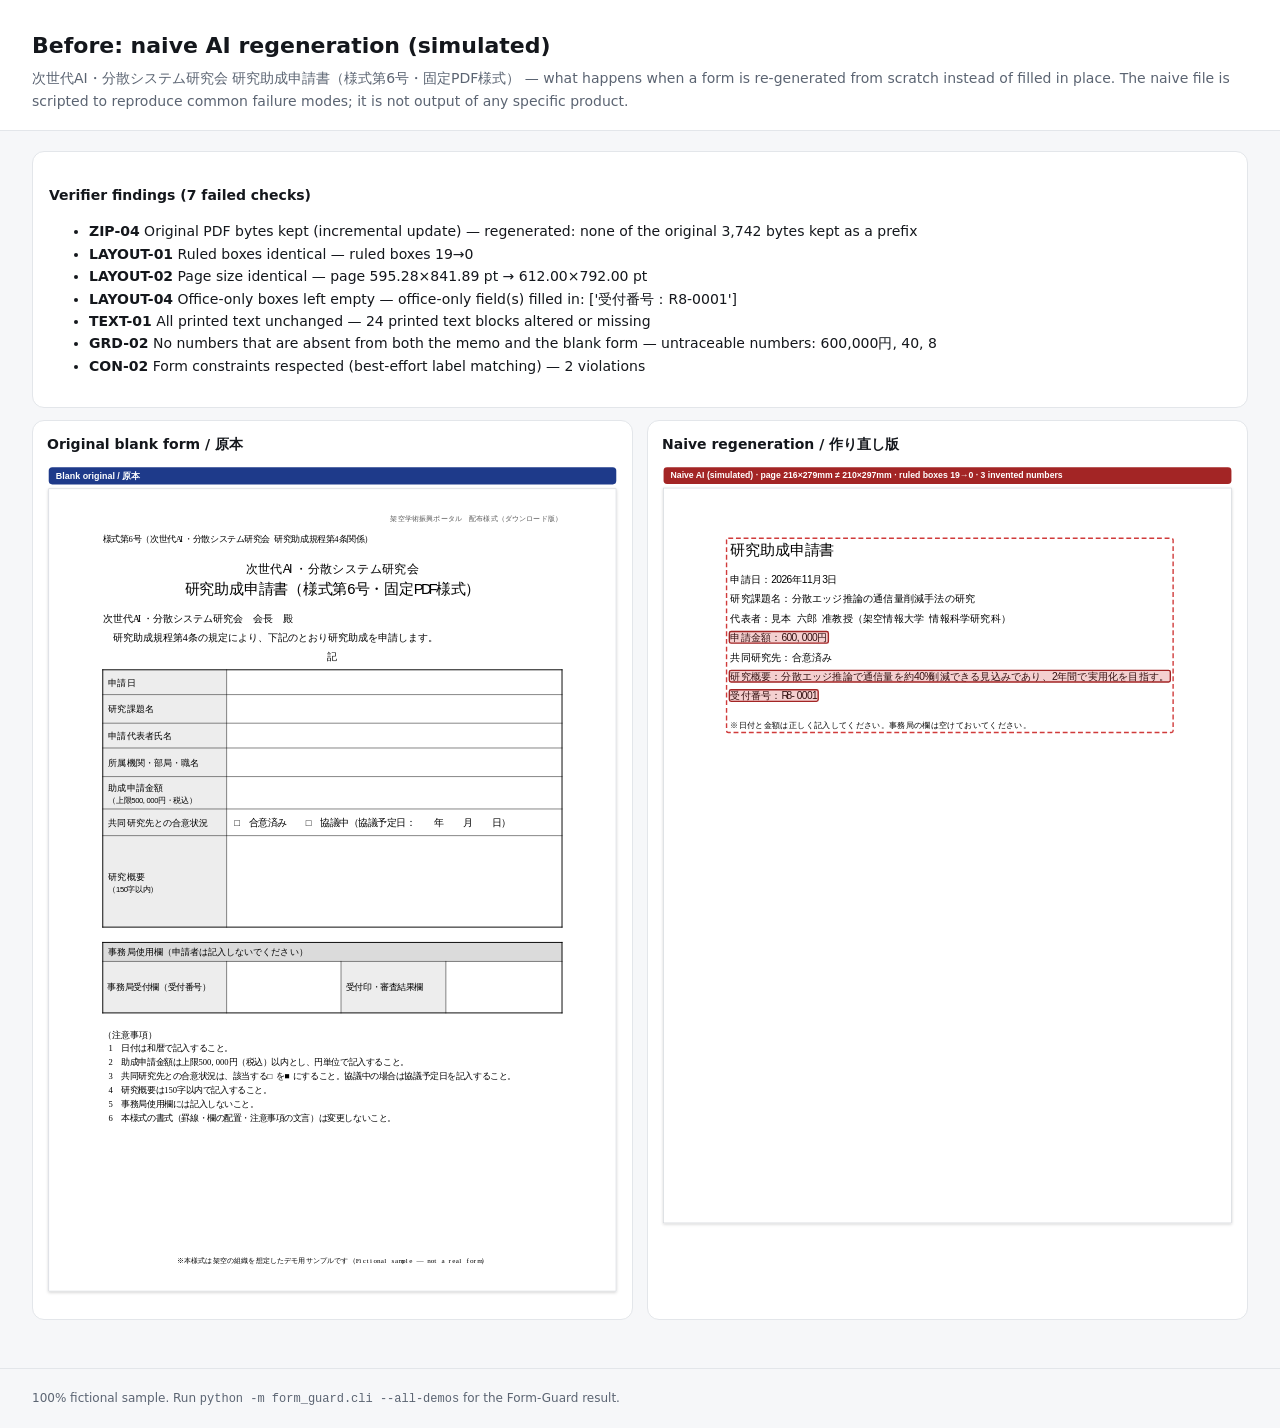
<file: samples/broken_before/comparison_form6.html>
<!doctype html><html lang="ja"><head><meta charset="utf-8"><title>Naive regeneration vs original — 次世代AI・分散システム研究会 研究助成申請書（様式第6号・固定PDF様式）</title>
<style>
:root{--bg:#f6f7f9;--card:#fff;--ink:#14171c;--muted:#5b6472;--line:#e3e6ea;--ok:#047857;--okbg:#ecfdf5;
--bad:#b91c1c;--badbg:#fef2f2;--warn:#b45309;--warnbg:#fffbeb;--info:#1d4ed8;--infobg:#eff6ff;--mark:#fde68a}
@media (prefers-color-scheme:dark){:root{--bg:#0f1216;--card:#171b21;--ink:#e8ebef;--muted:#9aa3af;--line:#2a3038;
--okbg:#06281e;--badbg:#2a0f12;--warnbg:#2a1d07;--infobg:#0c1b33;--mark:#7c5d0a}}
*{box-sizing:border-box}body{margin:0;background:var(--bg);color:var(--ink);font:14px/1.6 system-ui,'Yu Gothic UI','Hiragino Sans','Noto Sans JP',sans-serif}
header{padding:28px 32px 18px;border-bottom:1px solid var(--line);background:var(--card)}
h1{margin:0 0 4px;font-size:22px}h2{font-size:17px;margin:28px 0 10px}h3{font-size:14px;margin:16px 0 6px}
main{padding:8px 32px 48px;max-width:1500px;margin:0 auto}.muted{color:var(--muted)}
.badge{display:inline-block;padding:2px 10px;border-radius:999px;font-weight:700;font-size:12px;letter-spacing:.02em}
.PASS,.ok{background:var(--okbg);color:var(--ok)}.FAIL,.bad{background:var(--badbg);color:var(--bad)}
.NEEDS_HUMAN_INPUT,.warn{background:var(--warnbg);color:var(--warn)}.info{background:var(--infobg);color:var(--info)}
.tiles{display:grid;grid-template-columns:repeat(auto-fit,minmax(170px,1fr));gap:12px;margin:18px 0}
.tile{background:var(--card);border:1px solid var(--line);border-radius:10px;padding:12px 14px}
.tile b{display:block;font-size:24px;line-height:1.2}.tile span{color:var(--muted);font-size:12px}
.card{background:var(--card);border:1px solid var(--line);border-radius:12px;padding:16px;margin:12px 0}
.grid3{display:grid;grid-template-columns:repeat(auto-fit,minmax(320px,1fr));gap:14px}
.grid3 figure{margin:0;background:var(--card);border:1px solid var(--line);border-radius:12px;padding:10px}
.grid3 figcaption{font-weight:700;margin:2px 4px 8px}.grid3 svg{width:100%;height:auto;display:block}
table{width:100%;border-collapse:collapse;font-size:13px}th,td{border-bottom:1px solid var(--line);padding:7px 8px;text-align:left;vertical-align:top}
th{color:var(--muted);font-weight:600;font-size:12px}td.v{font-weight:600}code,.mono{font-family:ui-monospace,Consolas,monospace;font-size:12px}
.chip{display:inline-block;border:1px solid var(--line);border-radius:999px;padding:0 8px;margin:1px 2px;font-size:11px;color:var(--muted)}
.memo{white-space:pre-wrap;font-family:ui-monospace,Consolas,'BIZ UDGothic',monospace;font-size:12.5px;background:var(--card);border:1px solid var(--line);border-radius:10px;padding:10px 12px;line-height:1.75}
.memo .ln{color:var(--muted);user-select:none;display:inline-block;width:3.2em}mark{background:var(--mark);color:inherit;border-radius:3px;padding:0 1px}
details summary{cursor:pointer;color:var(--info)}.pass{color:var(--ok);font-weight:700}.fail{color:var(--bad);font-weight:700}
footer{padding:20px 32px;color:var(--muted);font-size:12px;border-top:1px solid var(--line)}
@media print{header,footer{background:#fff}.grid3{grid-template-columns:1fr 1fr 1fr}}
</style></head><body><header><h1>Before: naive AI regeneration (simulated)</h1>
<div class="muted">次世代AI・分散システム研究会 研究助成申請書（様式第6号・固定PDF様式） — what happens when a form is re-generated from scratch instead of filled in place.
The naive file is scripted to reproduce common failure modes; it is not output of any specific product.</div></header>
<main><div class="card"><h3>Verifier findings (7 failed checks)</h3><ul><li><b>ZIP-04</b> Original PDF bytes kept (incremental update) — regenerated: none of the original 3,742 bytes kept as a prefix</li><li><b>LAYOUT-01</b> Ruled boxes identical — ruled boxes 19→0</li><li><b>LAYOUT-02</b> Page size identical — page 595.28×841.89 pt → 612.00×792.00 pt</li><li><b>LAYOUT-04</b> Office-only boxes left empty — office-only field(s) filled in: [&#x27;受付番号：R8-0001&#x27;]</li><li><b>TEXT-01</b> All printed text unchanged — 24 printed text blocks altered or missing</li><li><b>GRD-02</b> No numbers that are absent from both the memo and the blank form — untraceable numbers: 600,000円, 40, 8</li><li><b>CON-02</b> Form constraints respected (best-effort label matching) — 2 violations</li></ul></div>
<div class="grid3"><figure><figcaption>Original blank form / 原本</figcaption><svg xmlns="http://www.w3.org/2000/svg" viewBox="0 0 810 1183" width="810" height="1183" role="img" aria-label="Blank original form" class="fg-preview"><title>Blank original form</title><style>.fg-t{white-space:pre}.fg-slot{fill:rgba(12,163,12,.16);stroke:#0a8a0a;stroke-width:1.6}.fg-slot-cell{fill:none;stroke:#0ca30c;stroke-width:1;stroke-dasharray:4 3}.fg-marker{fill:rgba(37,99,235,.14);stroke:#2563eb;stroke-width:1.2}.fg-pending{fill:rgba(250,178,25,.28);stroke:#b97a00;stroke-width:1.6;stroke-dasharray:5 3}.fg-drift{fill:rgba(236,131,90,.18);stroke:#c4562b;stroke-width:2}.fg-locked{fill:rgba(100,116,139,.13);stroke:#64748b;stroke-width:1.2;stroke-dasharray:3 3}.nv-alter{fill:rgba(208,59,59,.13);stroke:#d03b3b;stroke-width:1.6}.nv-border{fill:none;stroke:#d03b3b;stroke-width:2;stroke-dasharray:7 4}.nv-invent{fill:rgba(208,59,59,.24);stroke:#a32525;stroke-width:2}.fg-banner-ok{fill:#0a6e0a}.fg-banner-bad{fill:#a32525}.fg-banner-info{fill:#1e3a8a}[data-slot-id]{cursor:pointer}</style><defs><filter id="fgshadow" x="-5%" y="-5%" width="110%" height="110%"><feDropShadow dx="0" dy="1.5" stdDeviation="2" flood-opacity=".18"/></filter></defs><rect x="8" y="6" width="794" height="24" rx="5" class="fg-banner-info"/><text x="18" y="22" font-size="12.5" fill="#fff" font-family="'Yu Gothic','YuGothic','Hiragino Sans','Noto Sans JP','Meiryo',sans-serif" font-weight="700">Blank original / 原本</text><g transform="translate(8,36.0)"><rect x="0" y="0" width="793.7" height="1122.5" fill="#fff" stroke="#d6d9de" filter="url(#fgshadow)"/><rect x="75.6" y="253.3" width="173.3" height="34.7" fill="#EDEDED"/><rect x="75.6" y="288.0" width="173.3" height="40.0" fill="#EDEDED"/><rect x="75.6" y="328.0" width="173.3" height="34.7" fill="#EDEDED"/><rect x="75.6" y="362.7" width="173.3" height="40.0" fill="#EDEDED"/><rect x="75.6" y="402.7" width="173.3" height="45.3" fill="#EDEDED"/><rect x="75.6" y="448.0" width="173.3" height="37.3" fill="#EDEDED"/><rect x="75.6" y="485.3" width="173.3" height="128.0" fill="#EDEDED"/><rect x="75.6" y="634.7" width="642.5" height="26.7" fill="#DBDBDB"/><rect x="75.6" y="661.3" width="173.3" height="72.0" fill="#EDEDED"/><rect x="408.9" y="661.3" width="146.7" height="72.0" fill="#EDEDED"/><line x1="75.6" y1="288.0" x2="718.1" y2="288.0" stroke="#000000" stroke-width="0.67" stroke-linecap="square"/><line x1="75.6" y1="328.0" x2="718.1" y2="328.0" stroke="#000000" stroke-width="0.67" stroke-linecap="square"/><line x1="75.6" y1="362.7" x2="718.1" y2="362.7" stroke="#000000" stroke-width="0.67" stroke-linecap="square"/><line x1="75.6" y1="402.7" x2="718.1" y2="402.7" stroke="#000000" stroke-width="0.67" stroke-linecap="square"/><line x1="75.6" y1="448.0" x2="718.1" y2="448.0" stroke="#000000" stroke-width="0.67" stroke-linecap="square"/><line x1="75.6" y1="485.3" x2="718.1" y2="485.3" stroke="#000000" stroke-width="0.67" stroke-linecap="square"/><line x1="248.9" y1="613.3" x2="248.9" y2="253.3" stroke="#000000" stroke-width="0.67" stroke-linecap="square"/><line x1="75.6" y1="613.3" x2="718.1" y2="613.3" stroke="#000000" stroke-width="1.33" stroke-linecap="square"/><line x1="718.1" y1="613.3" x2="718.1" y2="253.3" stroke="#000000" stroke-width="1.33" stroke-linecap="square"/><line x1="718.1" y1="253.3" x2="75.6" y2="253.3" stroke="#000000" stroke-width="1.33" stroke-linecap="square"/><line x1="75.6" y1="253.3" x2="75.6" y2="613.3" stroke="#000000" stroke-width="1.33" stroke-linecap="square"/><line x1="75.6" y1="661.3" x2="718.1" y2="661.3" stroke="#000000" stroke-width="0.67" stroke-linecap="square"/><line x1="248.9" y1="733.3" x2="248.9" y2="661.3" stroke="#000000" stroke-width="0.67" stroke-linecap="square"/><line x1="408.9" y1="733.3" x2="408.9" y2="661.3" stroke="#000000" stroke-width="0.67" stroke-linecap="square"/><line x1="555.6" y1="733.3" x2="555.6" y2="661.3" stroke="#000000" stroke-width="0.67" stroke-linecap="square"/><line x1="75.6" y1="733.3" x2="718.1" y2="733.3" stroke="#000000" stroke-width="1.33" stroke-linecap="square"/><line x1="718.1" y1="733.3" x2="718.1" y2="634.7" stroke="#000000" stroke-width="1.33" stroke-linecap="square"/><line x1="718.1" y1="634.7" x2="75.6" y2="634.7" stroke="#000000" stroke-width="1.33" stroke-linecap="square"/><line x1="75.6" y1="634.7" x2="75.6" y2="733.3" stroke="#000000" stroke-width="1.33" stroke-linecap="square"/><text x="478.1 488.1 498.1 508.1 518.1 528.1 538.1 548.1 558.1 568.1 578.1 588.1 598.1 608.1 618.1 628.1 638.1 648.1 658.1 668.1 678.1 688.1 698.1 708.1" y="45.3" font-size="10.0" font-family="'Yu Gothic','YuGothic','Hiragino Sans','Noto Sans JP','Meiryo',sans-serif" fill="#595959" class="fg-t" xml:space="preserve">架空学術振興ポータル　配布様式（ダウンロード版）</text><text x="75.6 87.6 99.6 111.6 117.6 129.6 141.6 153.6 165.6 177.6 183.6 189.6 201.6 213.6 225.6 237.6 249.6 261.6 273.6 285.6 297.6 309.6 315.6 327.6 339.6 351.6 363.6 375.6 387.6 399.6 405.6 417.6 429.6 441.6" y="74.7" font-size="12.0" font-family="'Yu Mincho','YuMincho','Hiragino Mincho ProN','Noto Serif JP','MS Mincho',serif" fill="#000000" class="fg-t" xml:space="preserve">様式第6号（次世代AI・分散システム研究会 研究助成規程第4条関係）</text><text x="275.5 292.9 310.2 327.5 336.2 344.9 362.2 379.5 396.9 414.2 431.5 448.9 466.2 483.5 500.9" y="117.3" font-size="17.3" font-family="'Yu Gothic','YuGothic','Hiragino Sans','Noto Sans JP','Meiryo',sans-serif" fill="#000000" class="fg-t" xml:space="preserve">次世代AI・分散システム研究会</text><text x="190.2 210.8 231.5 252.2 272.9 293.5 314.2 334.9 355.5 376.2 396.9 417.5 427.9 448.5 469.2 489.9 510.5 520.9 531.2 541.5 562.2 582.9" y="146.7" font-size="20.7" font-family="'Yu Gothic','YuGothic','Hiragino Sans','Noto Sans JP','Meiryo',sans-serif" fill="#000000" class="fg-t" xml:space="preserve">研究助成申請書（様式第6号・固定PDF様式）</text><text x="75.6 89.6 103.6 117.6 124.6 131.6 145.6 159.6 173.6 187.6 201.6 215.6 229.6 243.6 257.6 271.6 285.6 299.6 313.6 327.6" y="186.7" font-size="14.0" font-family="'Yu Mincho','YuMincho','Hiragino Mincho ProN','Noto Serif JP','MS Mincho',serif" fill="#000000" class="fg-t" xml:space="preserve">次世代AI・分散システム研究会　会長　殿</text><text x="75.6 89.6 103.6 117.6 131.6 145.6 159.6 173.6 187.6 194.6 208.6 222.6 236.6 250.6 264.6 278.6 292.6 306.6 320.6 334.6 348.6 362.6 376.6 390.6 404.6 418.6 432.6 446.6 460.6 474.6 488.6 502.6 516.6 530.6" y="213.3" font-size="14.0" font-family="'Yu Mincho','YuMincho','Hiragino Mincho ProN','Noto Serif JP','MS Mincho',serif" fill="#000000" class="fg-t" xml:space="preserve">　研究助成規程第4条の規定により、下記のとおり研究助成を申請します。</text><text x="389.9" y="240.0" font-size="14.0" font-family="'Yu Mincho','YuMincho','Hiragino Mincho ProN','Noto Serif JP','MS Mincho',serif" fill="#000000" class="fg-t" xml:space="preserve">記</text><text x="83.6 96.2 108.9" y="275.5" font-size="12.7" font-family="'Yu Gothic','YuGothic','Hiragino Sans','Noto Sans JP','Meiryo',sans-serif" fill="#000000" class="fg-t" xml:space="preserve">申請日</text><text x="83.6 96.2 108.9 121.6 134.2" y="312.8" font-size="12.7" font-family="'Yu Gothic','YuGothic','Hiragino Sans','Noto Sans JP','Meiryo',sans-serif" fill="#000000" class="fg-t" xml:space="preserve">研究課題名</text><text x="83.6 96.2 108.9 121.6 134.2 146.9 159.6" y="350.1" font-size="12.7" font-family="'Yu Gothic','YuGothic','Hiragino Sans','Noto Sans JP','Meiryo',sans-serif" fill="#000000" class="fg-t" xml:space="preserve">申請代表者氏名</text><text x="83.6 96.2 108.9 121.6 134.2 146.9 159.6 172.2 184.9 197.6" y="387.5" font-size="12.7" font-family="'Yu Gothic','YuGothic','Hiragino Sans','Noto Sans JP','Meiryo',sans-serif" fill="#000000" class="fg-t" xml:space="preserve">所属機関・部局・職名</text><text x="83.6 96.2 108.9 121.6 134.2 146.9" y="422.8" font-size="12.7" font-family="'Yu Gothic','YuGothic','Hiragino Sans','Noto Sans JP','Meiryo',sans-serif" fill="#000000" class="fg-t" xml:space="preserve">助成申請金額</text><text x="83.6 94.2 104.9 115.6 120.9 126.2 131.6 136.9 142.2 147.6 152.9 163.6 174.2 184.9 195.6" y="439.5" font-size="10.7" font-family="'Yu Gothic','YuGothic','Hiragino Sans','Noto Sans JP','Meiryo',sans-serif" fill="#000000" class="fg-t" xml:space="preserve">（上限500,000円・税込）</text><text x="83.6 96.2 108.9 121.6 134.2 146.9 159.6 172.2 184.9 197.6 210.2" y="471.5" font-size="12.7" font-family="'Yu Gothic','YuGothic','Hiragino Sans','Noto Sans JP','Meiryo',sans-serif" fill="#000000" class="fg-t" xml:space="preserve">共同研究先との合意状況</text><text x="259.6 272.9 279.6 292.9 306.2 319.6 332.9 346.2 359.6 372.9 379.6 392.9 406.2 419.6 432.9 446.2 459.6 472.9 486.2 499.6 512.9 526.2 539.6 552.9 566.2 579.6 592.9 606.2 619.6 632.9" y="471.7" font-size="13.3" font-family="'Yu Mincho','YuMincho','Hiragino Mincho ProN','Noto Serif JP','MS Mincho',serif" fill="#000000" class="fg-t" xml:space="preserve">□ 合意済み　　□ 協議中（協議予定日：　　年　　月　　日）</text><text x="83.6 96.2 108.9 121.6" y="546.8" font-size="12.7" font-family="'Yu Gothic','YuGothic','Hiragino Sans','Noto Sans JP','Meiryo',sans-serif" fill="#000000" class="fg-t" xml:space="preserve">研究概要</text><text x="83.6 94.2 99.6 104.9 110.2 120.9 131.6 142.2" y="563.5" font-size="10.7" font-family="'Yu Gothic','YuGothic','Hiragino Sans','Noto Sans JP','Meiryo',sans-serif" fill="#000000" class="fg-t" xml:space="preserve">（150字以内）</text><text x="83.6 96.2 108.9 121.6 134.2 146.9 159.6 172.2 184.9 197.6 210.2 222.9 235.6 248.2 260.9 273.6 286.2 298.9 311.6 324.2 336.9 349.6" y="652.8" font-size="12.7" font-family="'Yu Gothic','YuGothic','Hiragino Sans','Noto Sans JP','Meiryo',sans-serif" fill="#000000" class="fg-t" xml:space="preserve">事務局使用欄（申請者は記入しないでください）</text><text x="82.2 94.2 106.2 118.2 130.2 142.2 154.2 166.2 178.2 190.2 202.2 214.2" y="701.9" font-size="12.0" font-family="'Yu Gothic','YuGothic','Hiragino Sans','Noto Sans JP','Meiryo',sans-serif" fill="#000000" class="fg-t" xml:space="preserve">事務局受付欄（受付番号）</text><text x="415.6 427.6 439.6 451.6 463.6 475.6 487.6 499.6 511.6" y="701.9" font-size="12.0" font-family="'Yu Gothic','YuGothic','Hiragino Sans','Noto Sans JP','Meiryo',sans-serif" fill="#000000" class="fg-t" xml:space="preserve">受付印・審査結果欄</text><text x="75.6 88.2 100.9 113.6 126.2 138.9" y="768.0" font-size="12.7" font-family="'Yu Gothic','YuGothic','Hiragino Sans','Noto Sans JP','Meiryo',sans-serif" fill="#000000" class="fg-t" xml:space="preserve">（注意事項）</text><text x="83.6 89.6 101.6 113.6 125.6 137.6 149.6 161.6 173.6 185.6 197.6 209.6 221.6 233.6 245.6" y="787.3" font-size="12.0" font-family="'Yu Mincho','YuMincho','Hiragino Mincho ProN','Noto Serif JP','MS Mincho',serif" fill="#000000" class="fg-t" xml:space="preserve">1　日付は和暦で記入すること。</text><text x="83.6 89.6 101.6 113.6 125.6 137.6 149.6 161.6 173.6 185.6 197.6 209.6 215.6 221.6 227.6 233.6 239.6 245.6 251.6 263.6 275.6 287.6 299.6 311.6 323.6 335.6 347.6 359.6 371.6 383.6 395.6 407.6 419.6 431.6 443.6 455.6 467.6 479.6 491.6" y="806.7" font-size="12.0" font-family="'Yu Mincho','YuMincho','Hiragino Mincho ProN','Noto Serif JP','MS Mincho',serif" fill="#000000" class="fg-t" xml:space="preserve">2　助成申請金額は上限500,000円（税込）以内とし、円単位で記入すること。</text><text x="83.6 89.6 101.6 113.6 125.6 137.6 149.6 161.6 173.6 185.6 197.6 209.6 221.6 233.6 245.6 257.6 269.6 281.6 293.6 305.6 317.6 329.6 341.6 353.6 365.6 377.6 389.6 401.6 413.6 425.6 437.6 449.6 461.6 473.6 485.6 497.6 509.6 521.6 533.6 545.6 557.6 569.6 581.6 593.6 605.6 617.6 629.6 641.6" y="826.0" font-size="12.0" font-family="'Yu Mincho','YuMincho','Hiragino Mincho ProN','Noto Serif JP','MS Mincho',serif" fill="#000000" class="fg-t" xml:space="preserve">3　共同研究先との合意状況は、該当する□を■にすること。協議中の場合は協議予定日を記入すること。</text><text x="83.6 89.6 101.6 113.6 125.6 137.6 149.6 161.6 167.6 173.6 179.6 191.6 203.6 215.6 227.6 239.6 251.6 263.6 275.6 287.6 299.6" y="845.3" font-size="12.0" font-family="'Yu Mincho','YuMincho','Hiragino Mincho ProN','Noto Serif JP','MS Mincho',serif" fill="#000000" class="fg-t" xml:space="preserve">4　研究概要は150字以内で記入すること。</text><text x="83.6 89.6 101.6 113.6 125.6 137.6 149.6 161.6 173.6 185.6 197.6 209.6 221.6 233.6 245.6 257.6 269.6 281.6" y="864.7" font-size="12.0" font-family="'Yu Mincho','YuMincho','Hiragino Mincho ProN','Noto Serif JP','MS Mincho',serif" fill="#000000" class="fg-t" xml:space="preserve">5　事務局使用欄には記入しないこと。</text><text x="83.6 89.6 101.6 113.6 125.6 137.6 149.6 161.6 173.6 185.6 197.6 209.6 221.6 233.6 245.6 257.6 269.6 281.6 293.6 305.6 317.6 329.6 341.6 353.6 365.6 377.6 389.6 401.6 413.6 425.6 437.6 449.6 461.6 473.6" y="884.0" font-size="12.0" font-family="'Yu Mincho','YuMincho','Hiragino Mincho ProN','Noto Serif JP','MS Mincho',serif" fill="#000000" class="fg-t" xml:space="preserve">6　本様式の書式（罫線・欄の配置・注意事項の文言）は変更しないこと。</text><text x="179.3 189.3 199.3 209.3 219.3 229.3 239.3 249.3 259.4 269.4 279.4 289.4 299.4 309.4 319.4 329.4 339.4 349.4 359.4 369.4 379.4 389.4 399.4 409.4 419.4 429.4 434.4 439.4 444.4 449.4 454.4 459.4 464.4 469.4 474.4 479.4 484.4 489.4 494.4 499.4 504.4 509.4 514.4 524.4 529.4 534.4 539.4 544.4 549.4 554.4 559.4 564.4 569.4 574.4 579.4 584.4 589.4 594.4 599.4 604.4" y="1082.5" font-size="10.0" font-family="'Yu Mincho','YuMincho','Hiragino Mincho ProN','Noto Serif JP','MS Mincho',serif" fill="#000000" class="fg-t" xml:space="preserve">※本様式は架空の組織を想定したデモ用サンプルです（Fictional sample — not a real form）</text></g></svg></figure>
<figure><figcaption>Naive regeneration / 作り直し版</figcaption><svg xmlns="http://www.w3.org/2000/svg" viewBox="0 0 832 1116" width="832" height="1116" role="img" aria-label="Naive AI regeneration (simulated)" class="fg-preview"><title>Naive AI regeneration (simulated)</title><style>.fg-t{white-space:pre}.fg-slot{fill:rgba(12,163,12,.16);stroke:#0a8a0a;stroke-width:1.6}.fg-slot-cell{fill:none;stroke:#0ca30c;stroke-width:1;stroke-dasharray:4 3}.fg-marker{fill:rgba(37,99,235,.14);stroke:#2563eb;stroke-width:1.2}.fg-pending{fill:rgba(250,178,25,.28);stroke:#b97a00;stroke-width:1.6;stroke-dasharray:5 3}.fg-drift{fill:rgba(236,131,90,.18);stroke:#c4562b;stroke-width:2}.fg-locked{fill:rgba(100,116,139,.13);stroke:#64748b;stroke-width:1.2;stroke-dasharray:3 3}.nv-alter{fill:rgba(208,59,59,.13);stroke:#d03b3b;stroke-width:1.6}.nv-border{fill:none;stroke:#d03b3b;stroke-width:2;stroke-dasharray:7 4}.nv-invent{fill:rgba(208,59,59,.24);stroke:#a32525;stroke-width:2}.fg-banner-ok{fill:#0a6e0a}.fg-banner-bad{fill:#a32525}.fg-banner-info{fill:#1e3a8a}[data-slot-id]{cursor:pointer}</style><defs><filter id="fgshadow" x="-5%" y="-5%" width="110%" height="110%"><feDropShadow dx="0" dy="1.5" stdDeviation="2" flood-opacity=".18"/></filter></defs><rect x="8" y="6" width="816" height="24" rx="5" class="fg-banner-bad"/><text x="18" y="22" font-size="12.5" fill="#fff" font-family="'Yu Gothic','YuGothic','Hiragino Sans','Noto Sans JP','Meiryo',sans-serif" font-weight="700">Naive AI (simulated) · page 216×279mm ≠ 210×297mm · ruled boxes 19→0 · 3 invented numbers</text><g transform="translate(8,36.0)"><rect x="0" y="0" width="816.0" height="1056.0" fill="#fff" stroke="#d6d9de" filter="url(#fgshadow)"/><text x="96.0 117.3 138.7 160.0 181.3 202.7 224.0" y="96.0" font-size="21.3" font-family="'Yu Gothic','YuGothic','Hiragino Sans','Noto Sans JP','Meiryo',sans-serif" fill="#000000" class="fg-t" xml:space="preserve">研究助成申請書</text><text x="96.0 110.7 125.3 140.0 154.7 162.0 169.3 176.7 184.0 198.7 206.0 213.3 228.0 235.3" y="136.5" font-size="14.7" font-family="'Yu Gothic','YuGothic','Hiragino Sans','Noto Sans JP','Meiryo',sans-serif" fill="#000000" class="fg-t" xml:space="preserve">申請日：2026年11月3日</text><text x="96.0 110.7 125.3 140.0 154.7 169.3 184.0 198.7 213.3 228.0 242.7 257.3 272.0 286.7 301.3 316.0 330.7 345.3 360.0 374.7 389.3 404.0 418.7 433.3" y="164.4" font-size="14.7" font-family="'Yu Gothic','YuGothic','Hiragino Sans','Noto Sans JP','Meiryo',sans-serif" fill="#000000" class="fg-t" xml:space="preserve">研究課題名：分散エッジ推論の通信量削減手法の研究</text><text x="96.0 110.7 125.3 140.0 154.7 169.3 184.0 191.3 206.0 220.7 228.0 242.7 257.3 272.0 286.7 301.3 316.0 330.7 345.3 360.0 374.7 382.0 396.7 411.3 426.0 440.7 455.3 470.0 484.7" y="192.3" font-size="14.7" font-family="'Yu Gothic','YuGothic','Hiragino Sans','Noto Sans JP','Meiryo',sans-serif" fill="#000000" class="fg-t" xml:space="preserve">代表者：見本 六郎 准教授（架空情報大学 情報科学研究科）</text><text x="96.0 110.7 125.3 140.0 154.7 169.3 176.7 184.0 191.3 198.7 206.0 213.3 220.7" y="220.1" font-size="14.7" font-family="'Yu Gothic','YuGothic','Hiragino Sans','Noto Sans JP','Meiryo',sans-serif" fill="#000000" class="fg-t" xml:space="preserve">申請金額：600,000円</text><text x="96.0 110.7 125.3 140.0 154.7 169.3 184.0 198.7 213.3 228.0" y="248.0" font-size="14.7" font-family="'Yu Gothic','YuGothic','Hiragino Sans','Noto Sans JP','Meiryo',sans-serif" fill="#000000" class="fg-t" xml:space="preserve">共同研究先：合意済み</text><text x="96.0 110.7 125.3 140.0 154.7 169.3 184.0 198.7 213.3 228.0 242.7 257.3 272.0 286.7 301.3 316.0 330.7 345.3 360.0 367.3 374.7 382.0 396.7 411.3 426.0 440.7 455.3 470.0 484.7 499.3 514.0 528.7 543.3 558.0 565.3 580.0 594.7 609.3 624.0 638.7 653.3 668.0 682.7 697.3 712.0" y="275.9" font-size="14.7" font-family="'Yu Gothic','YuGothic','Hiragino Sans','Noto Sans JP','Meiryo',sans-serif" fill="#000000" class="fg-t" xml:space="preserve">研究概要：分散エッジ推論で通信量を約40%削減できる見込みであり、2年間で実用化を目指す。</text><text x="96.0 110.7 125.3 140.0 154.7 169.3 176.7 184.0 191.3 198.7 206.0 213.3" y="303.7" font-size="14.7" font-family="'Yu Gothic','YuGothic','Hiragino Sans','Noto Sans JP','Meiryo',sans-serif" fill="#000000" class="fg-t" xml:space="preserve">受付番号：R8-0001</text><text x="96.0 108.0 120.0 132.0 144.0 156.0 168.0 180.0 192.0 204.0 216.0 228.0 240.0 252.0 264.0 276.0 288.0 300.0 312.0 324.0 336.0 348.0 360.0 372.0 384.0 396.0 408.0 420.0 432.0 444.0 456.0 468.0 480.0 492.0 504.0 516.0" y="344.9" font-size="12.0" font-family="'Yu Gothic','YuGothic','Hiragino Sans','Noto Sans JP','Meiryo',sans-serif" fill="#000000" class="fg-t" xml:space="preserve">※日付と金額は正しく記入してください。事務局の欄は空けておいてください。</text><rect x="94.5" y="206.2" width="142.3" height="16.7" rx="2.5" class="nv-invent" data-box-id="p0.t4"><title>メモにも様式にも無い数値 / invented number: 600,000円</title></rect><rect x="94.5" y="262.0" width="633.7" height="16.7" rx="2.5" class="nv-invent" data-box-id="p0.t6"><title>メモにも様式にも無い数値 / invented number: 40</title></rect><rect x="94.5" y="289.8" width="127.7" height="16.7" rx="2.5" class="nv-invent" data-box-id="p0.t7"><title>メモにも様式にも無い数値 / invented number: 8</title></rect><rect x="90.5" y="72.2" width="641.7" height="279.1" rx="2.5" class="nv-border"><title>罫線・記入欄の枠・注意事項が失われた / ruled boxes and printed notes lost</title></rect></g></svg></figure></div></main>
<footer>100% fictional sample. Run <code>python -m form_guard.cli --all-demos</code> for the Form-Guard result.</footer></body></html>
</file>
